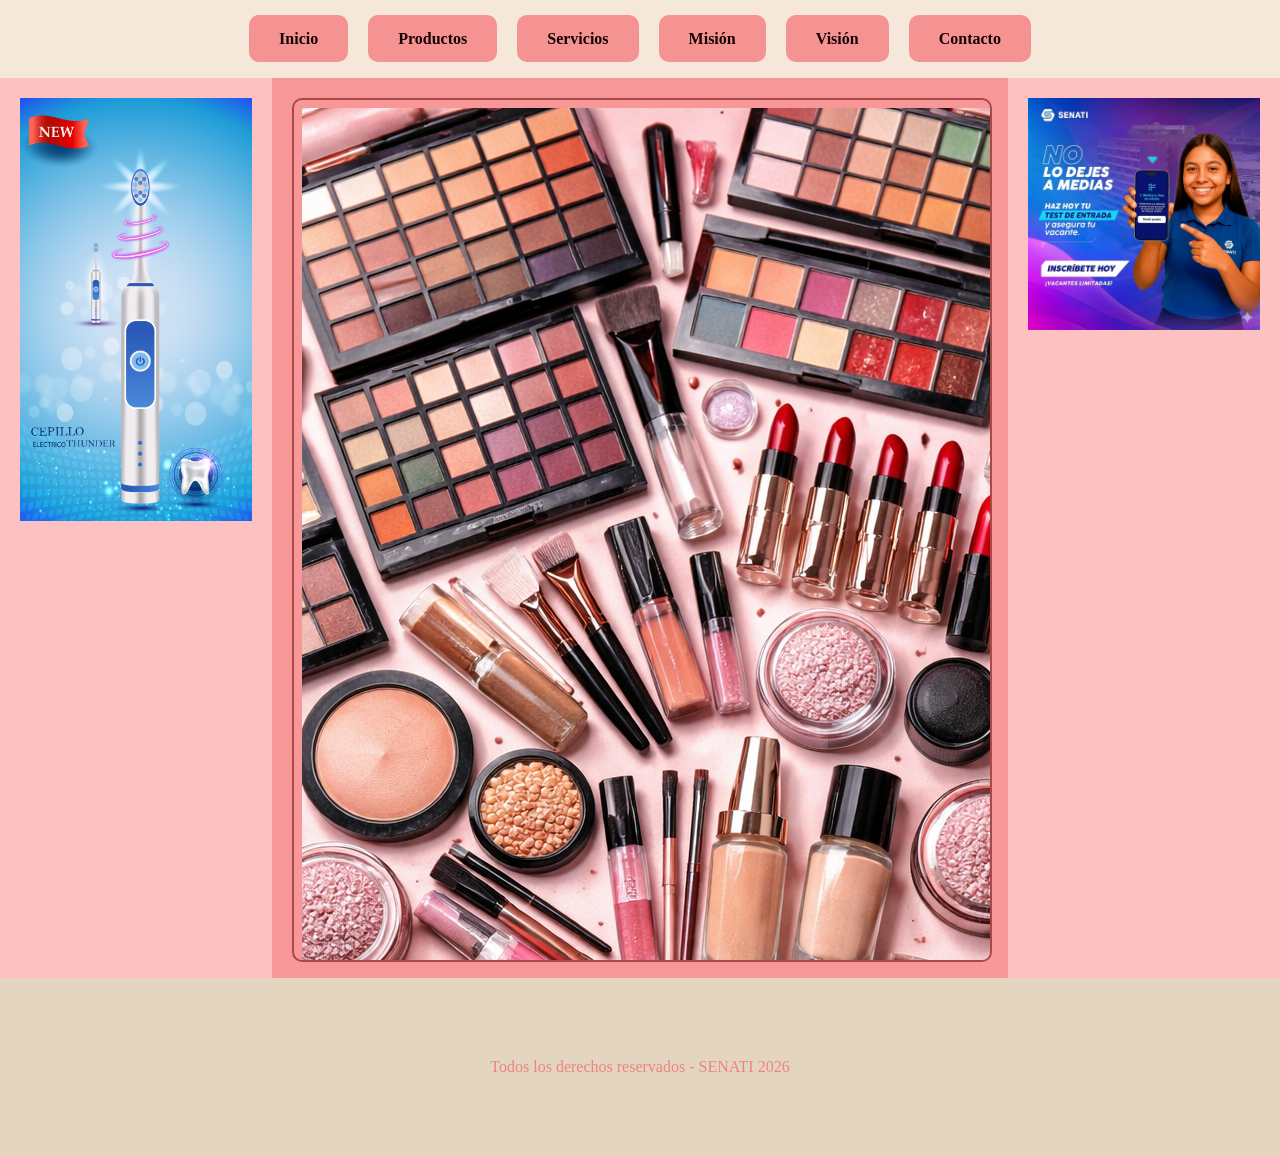
<file: index.html>
<!DOCTYPE html>
<html lang="es">
<head>
    <meta charset="UTF-8">
    <meta name="viewport" content="width=device-width, initial-scale=1.0">
    <title>Mi página</title>
    <link rel="icon" href="iconos/icono labial.png">
    <link rel="stylesheet" href="estilos/estilos.css">
</head>
<body>
    <header>
        <nav>
            <input type="checkbox" id="activadormenu">
            <label for="activadormenu" id="hamburguesa">☰</label>
            <ul id="menu">
             <li><a href="inicio.html" target="contenidoframe">Inicio</a></li>
                <li><a href="productos.html"target="contenidoframe">Productos</a></li>
                <li><a href="servicios.html"target="contenidoframe">Servicios</a></li>
                <li><a href="mision.html"target="contenidoframe">Misión</a></li>
            <li><a href="vision.html"target="contenidoframe">Visión</a></li>
          <li><a href="contacto.html"target="contenidoframe">Contacto</a></li>
            </ul>
        </nav>
    </header>
    <div id="contenedor">
        <div id="publicidad">
            <img src="imagenes/publicidad/PUBLICIDAD.png" alt="PUBLICIDAD">
        </div>
        <div id="contenido">
           <iframe name="contenidoframe" src="Inicio.html" frameborder="1"></iframe>
        </div>
        <div id="publicidad">
             <img src="imagenes/publicidad/publicidad 2.png" alt="publicidad 2">
        </div>
    </div>
    <footer>
        <p>Todos los derechos reservados - SENATI 2026</p>
    </footer>
</body>
</html>
</file>
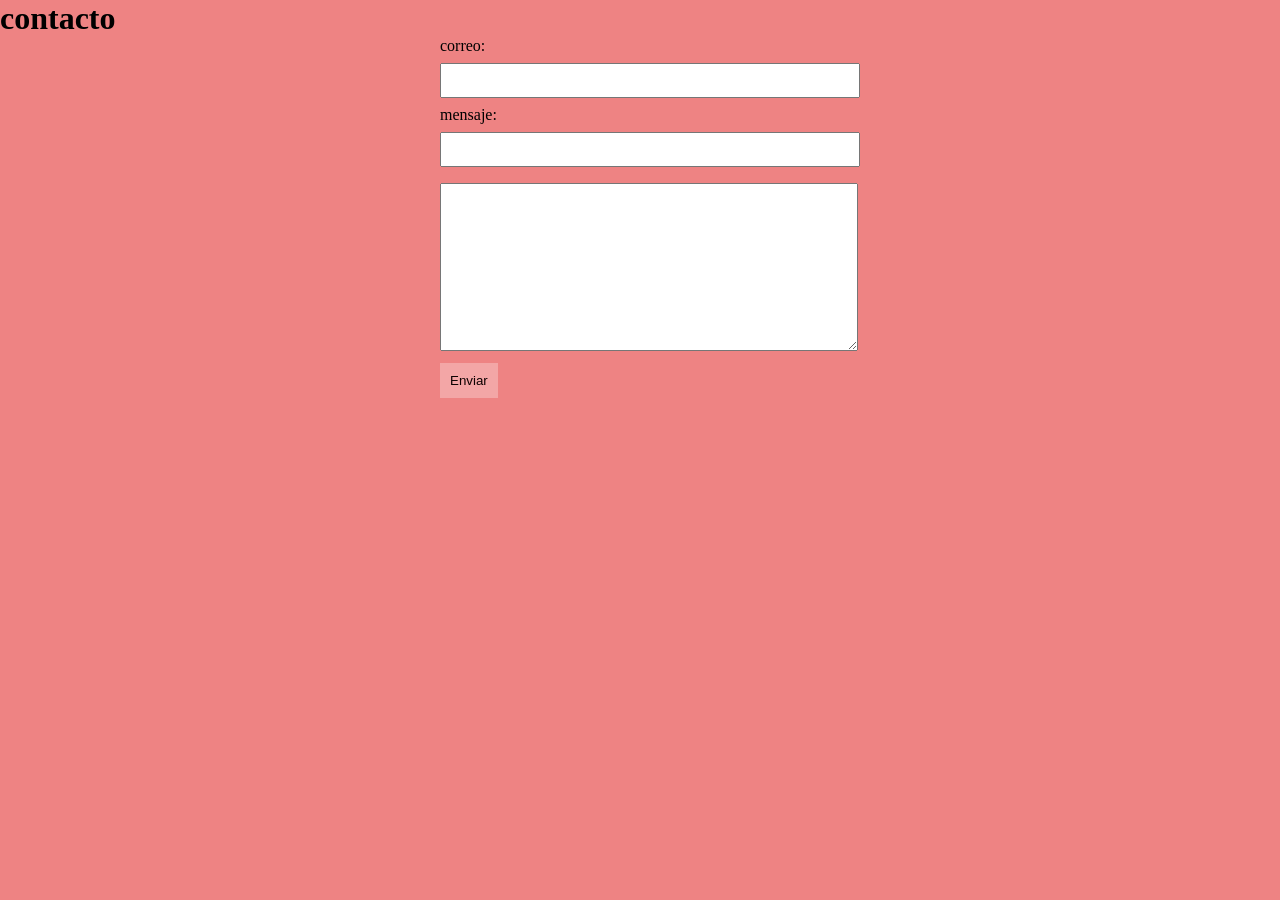
<file: contacto.html>
<!DOCTYPE html>
<html lang="es">
<head>
    <meta charset="UTF-8">
    <meta name="viewport" content="width=device-width, initial-scale=1.0">
    <title>Contactos</title>
    <LInk rel="stylesheet" href="estilos/estilos.css">
</head>
<body>
  <div class="contenido">
    <h1>contacto</h1>  
    <form>
        <label>correo:</label>
        <input type="email"name="correo"required>
        <label>mensaje:</label>
        <input type="text" name="nombre" required>
        <textarea name="mensaje"rows="10"required></textarea>
        <button type="submit">Enviar</button>
        </form>
    </div>
</body>
</html>
</file>
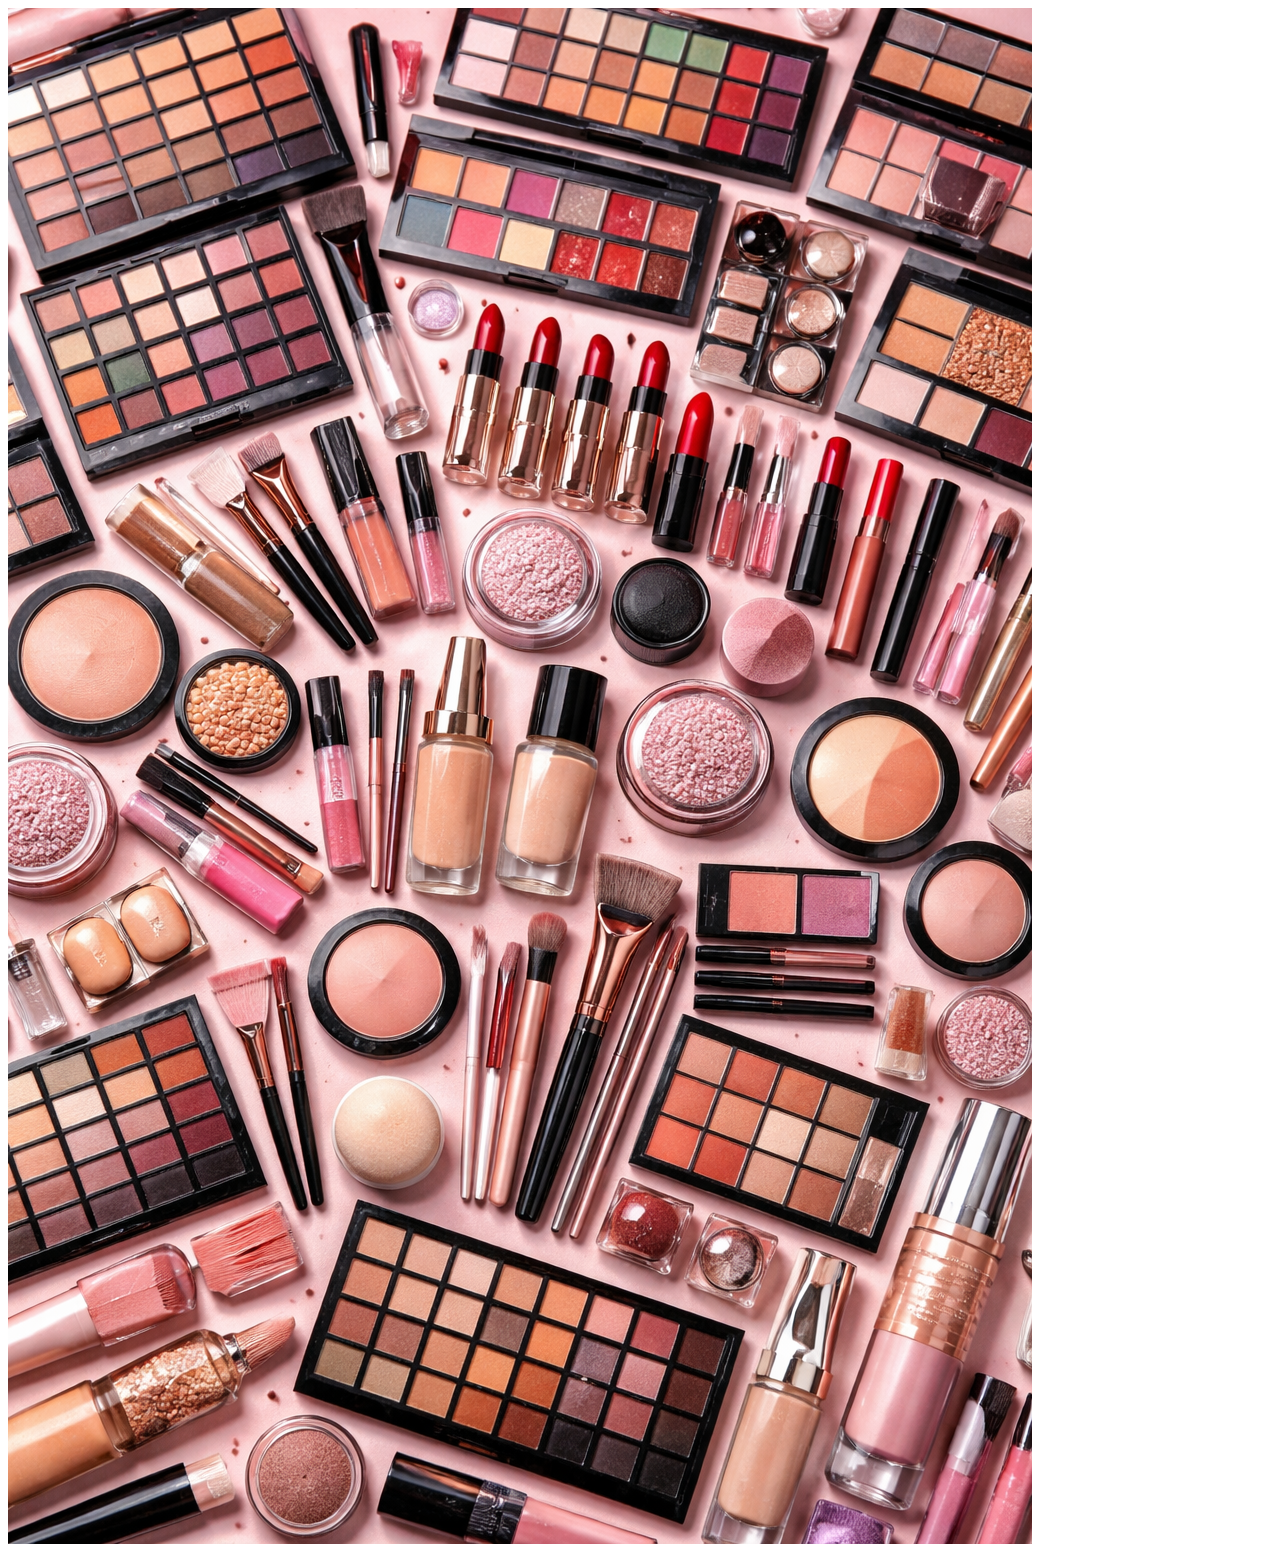
<file: Inicio.html>
<!DOCTYPE html>
<html lang="es">
<head>
    <meta charset="UTF-8">
    <meta name="viewport" content="width=device-width, initial-scale=1.0">
    <title>Inicio</title>
</head>
<body>
 <div id="cuerpoportada">
    <img src="imagenes/servicios/imagenn.png" alt="portada">
 </div>
</body>
</html>
</file>
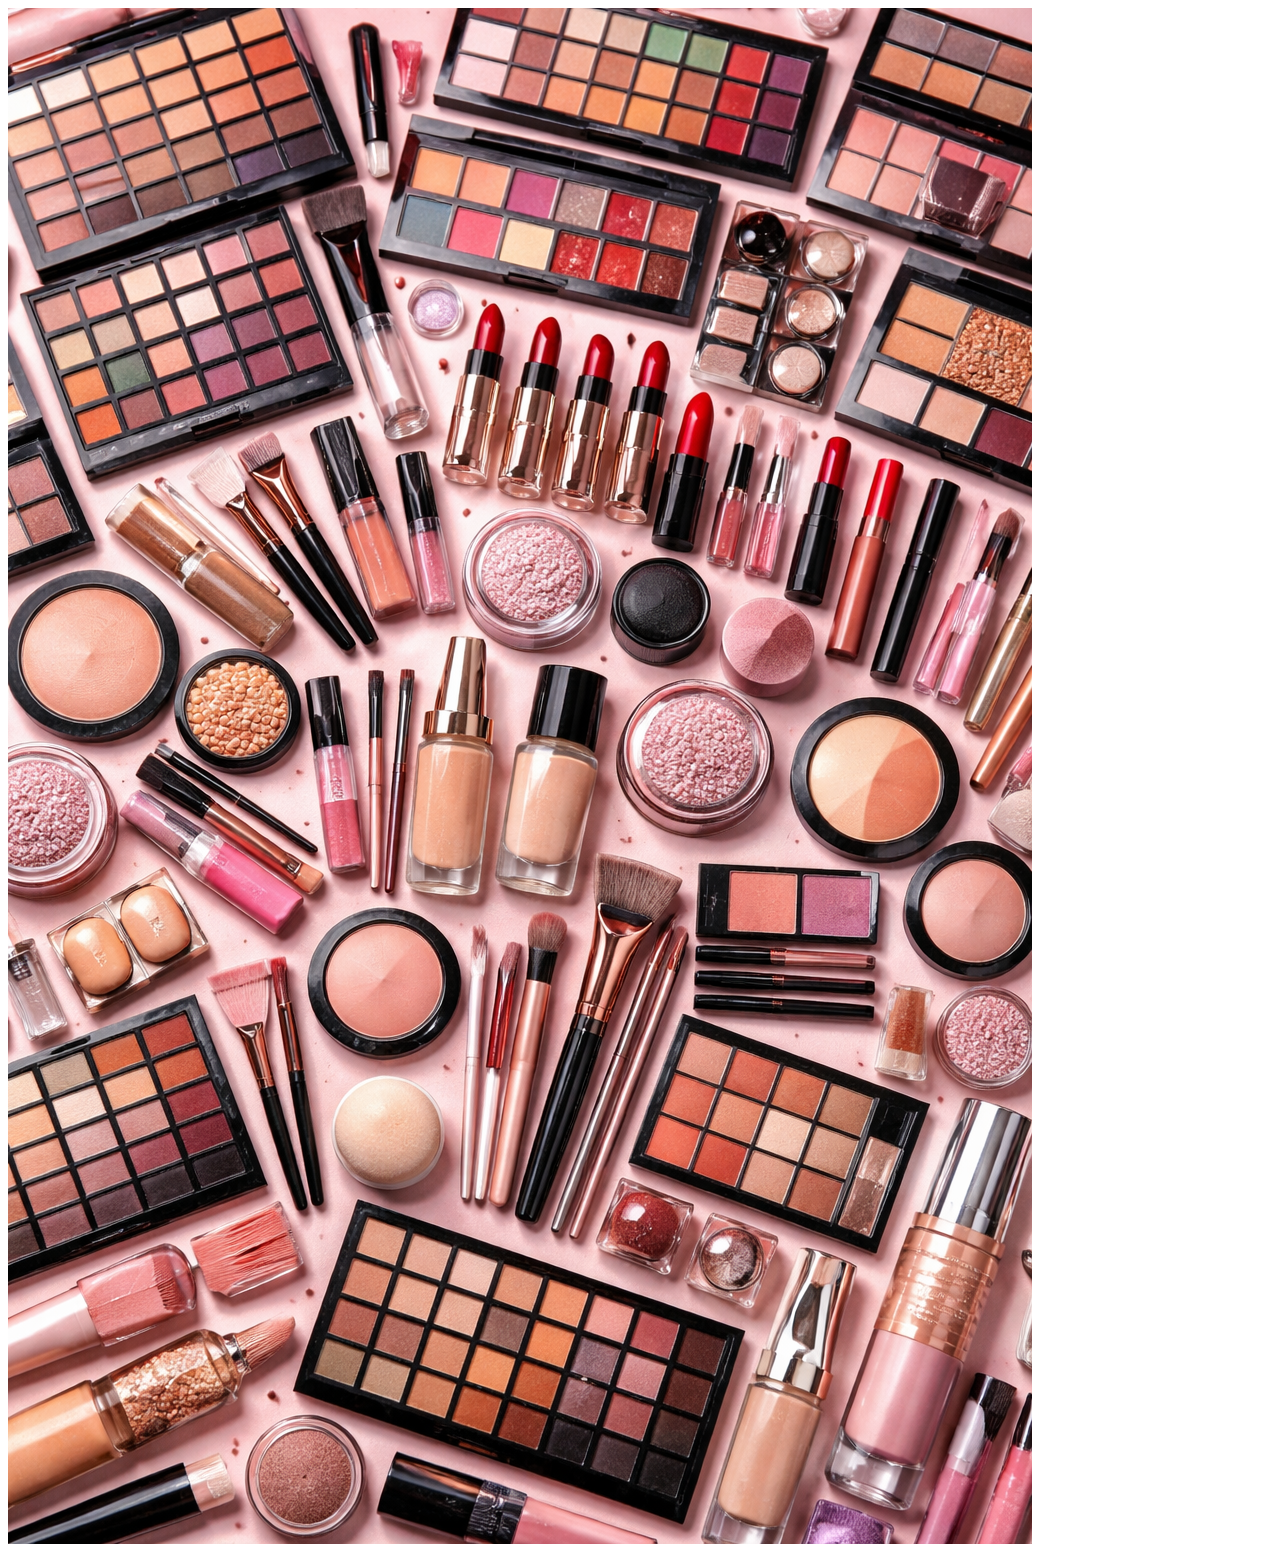
<file: inicio.html>
<!DOCTYPE html>
<html lang="es">
<head>
    <meta charset="UTF-8">
    <meta name="viewport" content="width=device-width, initial-scale=1.0">
    <title>Inicio</title>
</head>
<body>
 <div id="cuerpoportada">
    <img src="imagenes/servicios/imagenn.png" alt="portada">
 </div>
</body>
</html>
</file>
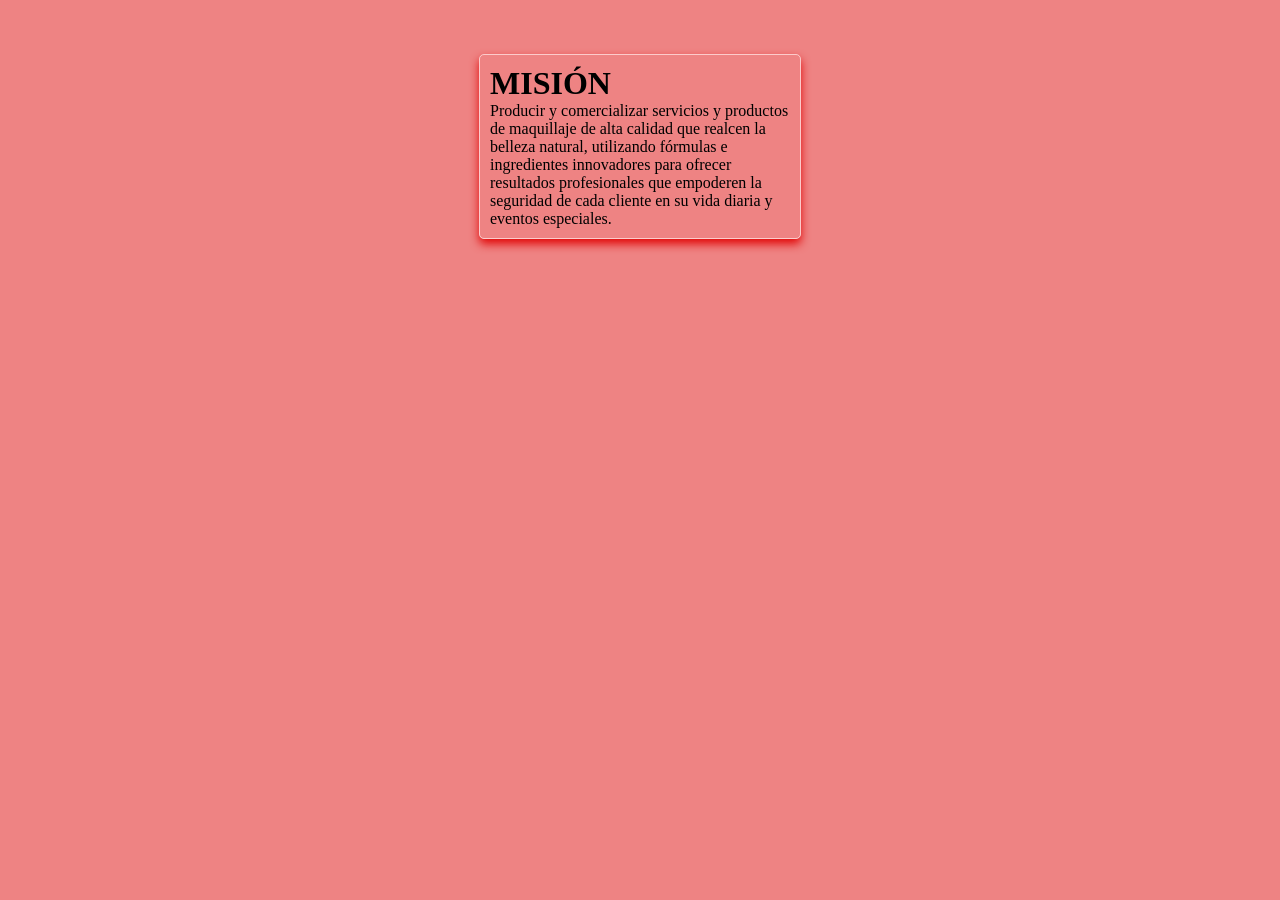
<file: mision.html>
<!DOCTYPE html>
<html lang="es">
<head>
    <meta charset="UTF-8">
    <meta name="viewport" content="width=device-width, initial-scale=1.0">
    <title>mision</title>
    <link rel="stylesheet" href="estilos/estilos.css">
</head>
<body>
    <br>
    <br>
    <br>
    <div class="mis-vis">
        <h1>MISIÓN</h1>
        <p>Producir y comercializar servicios y productos de maquillaje de alta calidad que realcen la belleza natural, utilizando fórmulas e ingredientes innovadores para ofrecer resultados profesionales que empoderen la seguridad de cada cliente en su vida diaria y eventos especiales.</p>
    </div>    
</body>
</html>
</file>
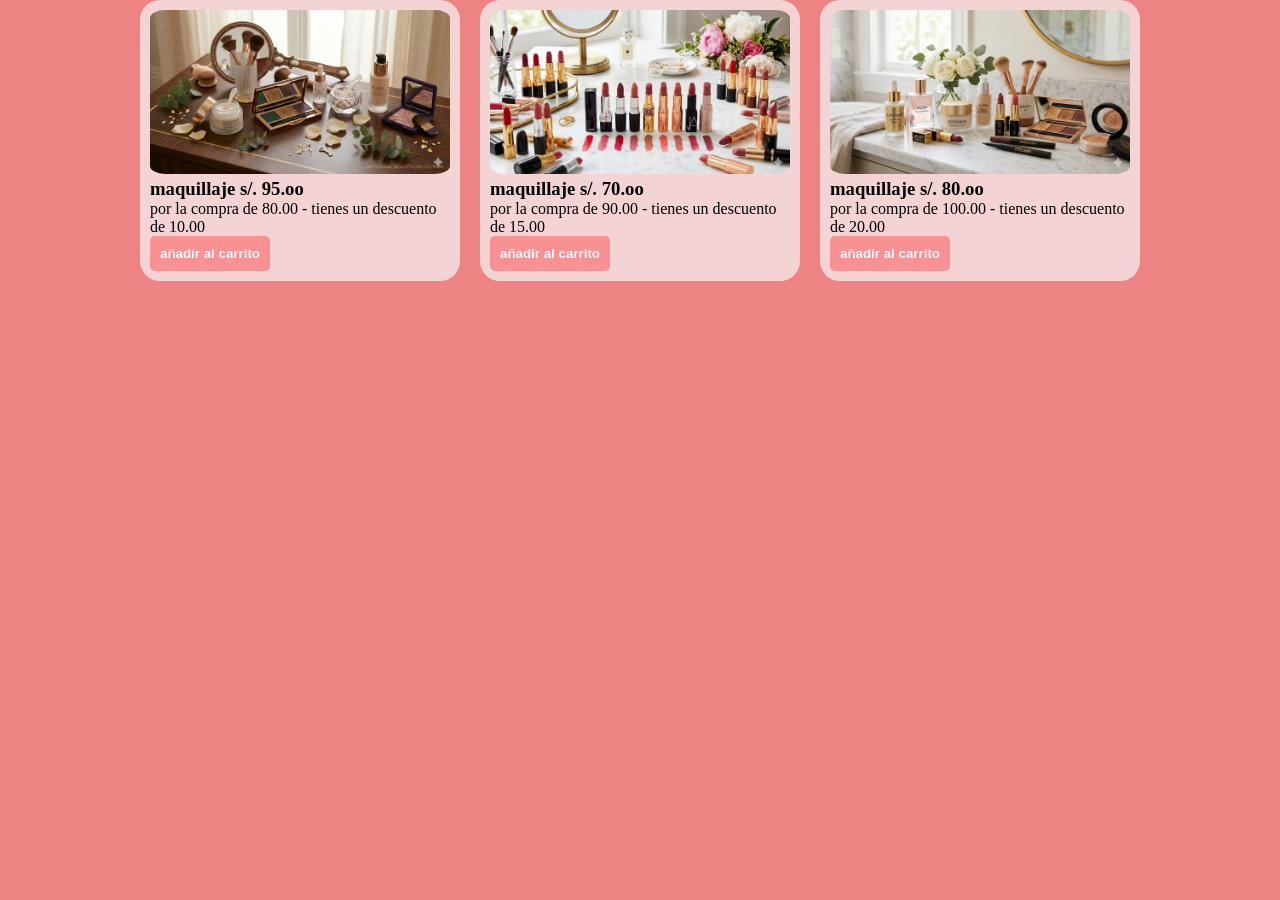
<file: productos.html>
<!DOCTYPE html>
<html lang="es">
<head>
    <meta charset="UTF-8">
    <meta name="viewport" content="width=device-width, initial-scale=1.0">
    <title>Productos</title>
    <link rel="stylesheet" href="estilos/estilos.css">
</head>
<body>

    <div id="galeria">
      <div class="prod-serv">
        <img src="imagenes/productos/imagen 1.png" alt="imagen 1">
        <h3>maquillaje s/. 95.oo</h3>
        <p>por la compra de 80.00 - tienes un descuento de 10.00</p>
        <button>añadir al carrito</button>
      </div>
<div class="prod-serv">
        <img src="imagenes/productos/imagen 2.png" alt="imagen 2">
        <h3>maquillaje s/. 70.oo</h3>
        <p>por la compra de 90.00 - tienes un descuento de  15.00</p>
        <button>añadir al carrito</button>
    </div>
    <div class="prod-serv">
        <img src="imagenes/productos/imagen 3.png"alt="imagen 3">
        <h3>maquillaje s/. 80.oo</h3>
        <p>por la compra de 100.00 - tienes un descuento de 20.00</p>
        <button>añadir al carrito</button>
    </div>
  </div>
</body>
</html>
</file>
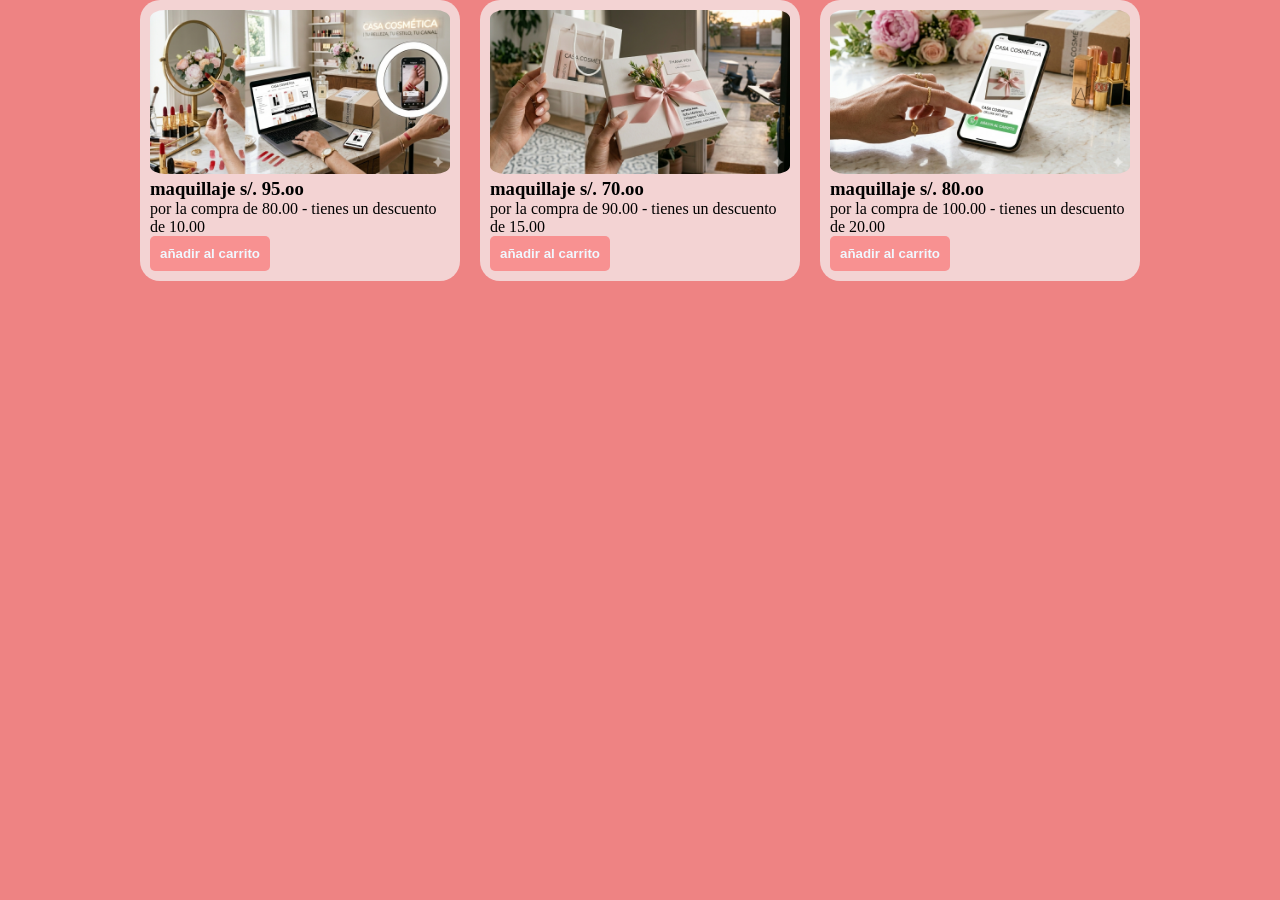
<file: servicios.html>
<!DOCTYPE html>
<html lang="es">
<head>
    <meta charset="UTF-8">
    <meta name="viewport" content="width=device-width, initial-scale=1.0">
    <title>servicios</title>
    <link rel="stylesheet" href="estilos/estilos.css">
</head>
<body>
   <div id="galeria">
      <div class="prod-serv">
        <img src="imagenes/servicios/servicios imagen1.png" alt="servicios imagenes 1">
        <h3>maquillaje s/. 95.oo</h3>
        <p>por la compra de 80.00 - tienes un descuento de 10.00</p>
        <button>añadir al carrito</button>
      </div>
<div class="prod-serv">
        <img src="imagenes/servicios/servicios imagen 2.png" alt="servicios imagenes 2">
        <h3>maquillaje s/. 70.oo</h3>
        <p>por la compra de 90.00 - tienes un descuento de  15.00</p>
        <button>añadir al carrito</button>
    </div>
    <div class="prod-serv">
        <img src="imagenes/servicios/servicios imagenes 3.png"alt="servicios imagenes 3">
        <h3>maquillaje s/. 80.oo</h3>
        <p>por la compra de 100.00 - tienes un descuento de 20.00</p>
        <button>añadir al carrito</button>
    </div>  
</body>
</html>
</file>
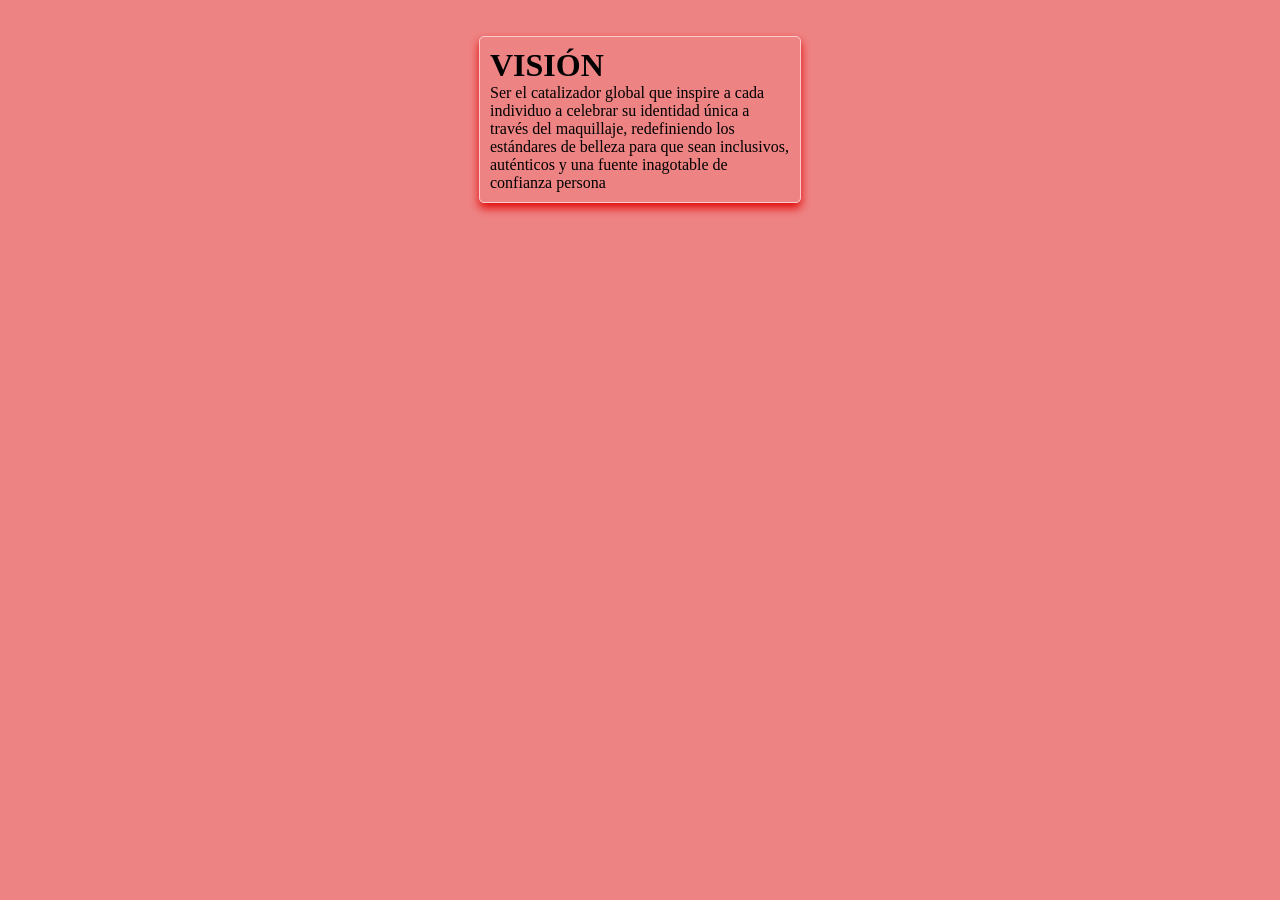
<file: vision.html>
<!DOCTYPE html>
<html lang="es">
<head>
    <meta charset="UTF-8">
    <meta name="viewport" content="width=device-width, initial-scale=1.0">
    <title>Visión</title>
    <link rel="stylesheet" href="estilos/estilos.css">
</head>
<body>
    <br>
    <br>
    <div class="mis-vis">
        <h1>VISIÓN</h1>
    <p>Ser el catalizador global que inspire a cada individuo a celebrar su identidad única a través del maquillaje, redefiniendo los estándares de belleza para que sean inclusivos, auténticos y una fuente inagotable de confianza persona</p>   
    </div>
</body>
</html>
</file>
<file: estilos/estilos.css>
/*Aqui se personaliza todo las etiquetas HTML de las paginas*/
*{
    margin: 0;
    padding: 0;
}
/*AQUÍ OCULTO EL ICONO DE HAMBURGUESA*/
#activadormenu{
    display: none;
}
#hamburguesa{
    display: none;
    font-size: 30px;
    color: hsl(0, 90%, 69%);
    /*padding:900px*/
    cursor: pointer;
    
}
/*AQUÍ SE PERSONALIZA EL CUERTO, LA ETIQUETA BODY*/
body{
    font-family: Times, 'Times New Roman', serif;
    background-color: rgb(238, 131, 131);
}
/*AQUÍ SE PERSONALIZA LA CABECERA DE LA PAGINA*/
header{
    background-color: rgb(245, 231, 218);
    color: rgb(238, 132, 126);
    text-align: center;
}
/*AQUÍ SE PERSONALIZA EL MENU DE LA PAGINA*/
#menu{
    list-style: none;
    display: flex;
    justify-content: center;
    gap: 20px;
    padding: 30px;
}
/*AQUÍ SE PERSONALIZA LOS BOTONES*/
#menu a{
    text-decoration: none;
    background-color: rgb(245, 146, 146);
    color: rgb(22, 1, 1);
    padding: 15px 30px; 
    border-radius: 10px;
    font-weight: bold;
    transition: all 0.3s ease;
}
/*CAMBIO DE COLOR DE LOS BOTONES*/
#menu a:hover{
    background-color: rgb(243, 122, 122);
    transform: translateY(-5px);
}
/*AQUÍ VOY A PERSONALIZAR MI CONTENEDOR*/
#contenedor{
    display: flex;
    min-height: 400px;
    height: 100vh;
}
/*AQUÍ PERSONALIZO PUBLICIDAD 1 Y 2*/
#publicidad{
    width: 20%;
    background-color: rgb(253, 193, 193);
    padding: 20px;
}
#publicidad img {
    width: 100%;
}
/*AQUÍ VOY A PERSONALIZAR LA SECCCIÓN DE CONTENIDO*/
#contenido{
    width: 60%;
    background-color: rgb(247, 151, 151);
    padding: 20px;
}
.cuerpoportada img{
    width: 100%;
}
/*AQUÍ PERSONALIZO EL IFRAME*/
iframe{
    width: 100%;
    min-height: 100%;
    border: 2px solid rgb(168, 72, 72);
    border-radius: 10px;
}
/*AQUÍ PERSONALIZO PRODUCTOS Y SERVICIOS*/
#galeria{
    display: grid;
    grid-template-columns: repeat(3,auto);
    gap: 20px;
    justify-content: center;
}
.prod-serv{
    background-color: rgb(243, 211, 211);
    max-width: 300px;
    padding: 10px;
    border-radius: 20px;
}
.prod-serv img{
    width: 100%;
    border-radius: 5%;
}
.prod-serv:hover{
    box-shadow: 0px 5px 10px rgb(226, 7, 7);
}
.prod-serv button{
    background-color: rgb(248, 145, 145);
    color: aliceblue;
    font-weight: bold;
    padding: 10px;
    border: none;
    border-radius: 5px;
    cursor: pointer;
}
.prod-serv button:hover{
    background-color: rgb(241, 160, 166);
    border: none;
}
/*AQUÍ VOY A PERSONALIZAR LA MISION Y VISION*/
.mis-vis{
    border: 1px solid #fccbcb;
    width: 300px; 
    border-radius: 5px;  
    padding: 10px;
    margin: auto;
    box-shadow: 0px 5px 10px rgb(226, 7, 7);
}
/*AQUÍ PERSONALIZO CONTACTO*/ 
form{
    max-width: 400px;
    margin: auto;
    text-align: left;
}
input, textarea{
    width: 100%;
    padding: 8px;
    margin: 8px 0;
}
button{
    padding: 10px;
    background-color: #f3a6a6;
    color: #0e0101;
    border: none;
    cursor: pointer;
}
button:hover{
    background-color: #f3a6a6;
}
/*AQUÍ PERSONALIZO EL PIE DE PAGINA*/
footer {
    background-color: rgb(228, 213, 193);
    color: rgb(238, 132, 126);
    text-align: center;
    padding: 80px; 
}
/*AQUIÍ VOY A HACER QUE LA PAGINA SEA RESPONSIVA CON MEDIA QUERIES*/
@media (max-width: 768px){
    /*AQUÍ MUESTRO EL BOTON HAMBURGUESA*/
    #hamburguesa{
        display: block;
    }
    #activadormenu:checked + #hamburguesa + #menu{
        display: flex;
    }
    #menu{
        display: none;
        flex-direction: column;
        pad: 0px;
        gap: 3px;
    }
    #menu a{
        display: flex;
        justify-content: center;
    }
#contenedor{
    flex-direction: column;
}
#publicidad,
#contenido{
    width: 100%;
height: 1500px;
}
iframe{
    height: 600px;
}
#galeria{
    grid-template-columns: repeat(1, auto);
}
}
</file>
